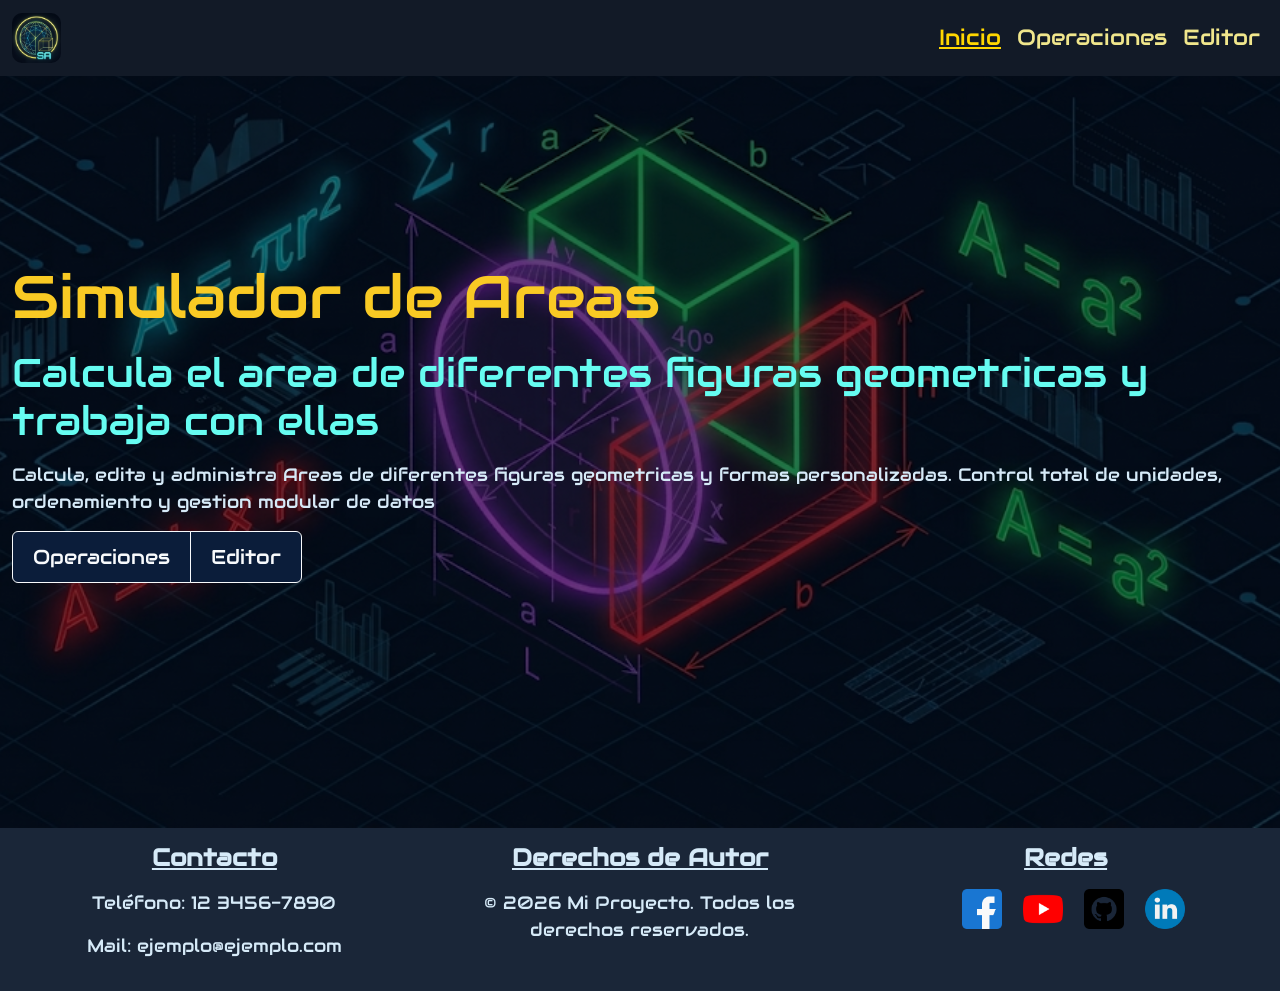
<file: index.html>
<!doctype html>
<html lang="es">
    <head>
        <meta charset="UTF-8" />
        <meta name="viewport" content="width=device-width, initial-scale=1.0" />

        <!-- BOOTSTRAP CSS -->
        <link
            href="https://cdn.jsdelivr.net/npm/bootstrap@5.3.8/dist/css/bootstrap.min.css"
            rel="stylesheet"
            integrity="sha384-sRIl4kxILFvY47J16cr9ZwB07vP4J8+LH7qKQnuqkuIAvNWLzeN8tE5YBujZqJLB"
            crossorigin="anonymous"
        />

        <!-- CSS -->
        <link rel="stylesheet" href="./styles/style.css" />

        <title>Pre-Entrega 8 - Simulador de Areas</title>
    </head>
    <body>
        <!-- header: Encabezado -->
        <header>
            <nav class="navbar navbar-expand-lg bg-oscuro-nav fixed-top">
                <div class="container-fluid">
                    <a class="navbar-brand" href="#">
                        <!-- logo simulador de areas -->
                        <img
                            src="./assets/img/logo-pagina.png"
                            class="img-fluid logo-nav"
                            alt="Logo de Simulador de Areas"
                        />
                    </a>
                    <button
                        class="navbar-toggler menu-button-text"
                        type="button"
                        data-bs-toggle="collapse"
                        data-bs-target="#navbarNav"
                        aria-controls="navbarNav"
                        aria-expanded="false"
                        aria-label="Toggle navigation"
                    >
                        <span>Menu</span>
                    </button>
                    <div class="collapse navbar-collapse" id="navbarNav">
                        <ul class="navbar-nav ms-auto">
                            <li class="nav-item">
                                <a class="nav-link pagina-actual" href="#">Inicio</a>
                            </li>
                            <li class="nav-item">
                                <a class="nav-link" href="./pages/operaciones.html">Operaciones</a>
                            </li>
                            <li class="nav-item">
                                <a class="nav-link" href="./pages/editor.html">Editor</a>
                            </li>
                        </ul>
                    </div>
                </div>
            </nav>
        </header>

        <!-- main: Contenido principal -->
        <main>
            <!-- Portada -->
            <picture class="imagen-portada estilo-portada">
                <div class="container-xxl">
                    <h1>Simulador de Areas</h1>
                    <h2>Calcula el area de diferentes figuras geometricas y trabaja con ellas</h2>
                    <p>
                        Calcula, edita y administra Areas de diferentes figuras geometricas y formas personalizadas.
                        Control total de unidades, ordenamiento y gestion modular de datos
                    </p>
                    <div class="btn-group">
                        <a class="btn boton-personal" href="./pages/operaciones.html">Operaciones</a>
                        <a class="btn boton-personal" href="./pages/editor.html">Editor</a>
                    </div>
                </div>
            </picture>
        </main>

        <!-- footer: Pie de pagina -->
        <footer>
            <div class="bg-oscuro estilo-footer">
                <div>
                    <h4>Contacto</h4>
                    <p>Teléfono: 12 3456-7890</p>
                    <p>Mail: ejemplo@ejemplo.com</p>
                </div>

                <div>
                    <h4>Derechos de Autor</h4>
                    <p>© 2026 Mi Proyecto. Todos los derechos reservados.</p>
                </div>

                <div>
                    <h4>Redes</h4>
                    <ul class="lista-iconos-simples">
                        <li>
                            <a href="https://www.facebook.com/">
                                <img src="./assets/img/logo-facebook.png" alt="Enlace a la Pagina de Facebook" />
                            </a>
                        </li>
                        <li>
                            <a href="https://www.youtube.com/">
                                <img src="./assets/img/logo-youtube.png" alt="Enlace al canal de YouTube" />
                            </a>
                        </li>
                        <li>
                            <a href="https://www.github.com/">
                                <img
                                    src="./assets/img/logo-github.png"
                                    alt="Enlace al repositorio o perfil de GitHub"
                                />
                            </a>
                        </li>
                        <li>
                            <a href="https://www.linkedin.com/">
                                <img src="./assets/img/logo-linkedin.png" alt="Enlace al perfil de Linkedin" />
                            </a>
                        </li>
                    </ul>
                </div>
            </div>
        </footer>

        <!-- BOOTSTRAP JS -->
        <script
            src="https://cdn.jsdelivr.net/npm/bootstrap@5.3.8/dist/js/bootstrap.bundle.min.js"
            integrity="sha384-FKyoEForCGlyvwx9Hj09JcYn3nv7wiPVlz7YYwJrWVcXK/BmnVDxM+D2scQbITxI"
            crossorigin="anonymous"
        ></script>
    </body>
</html>
</file>
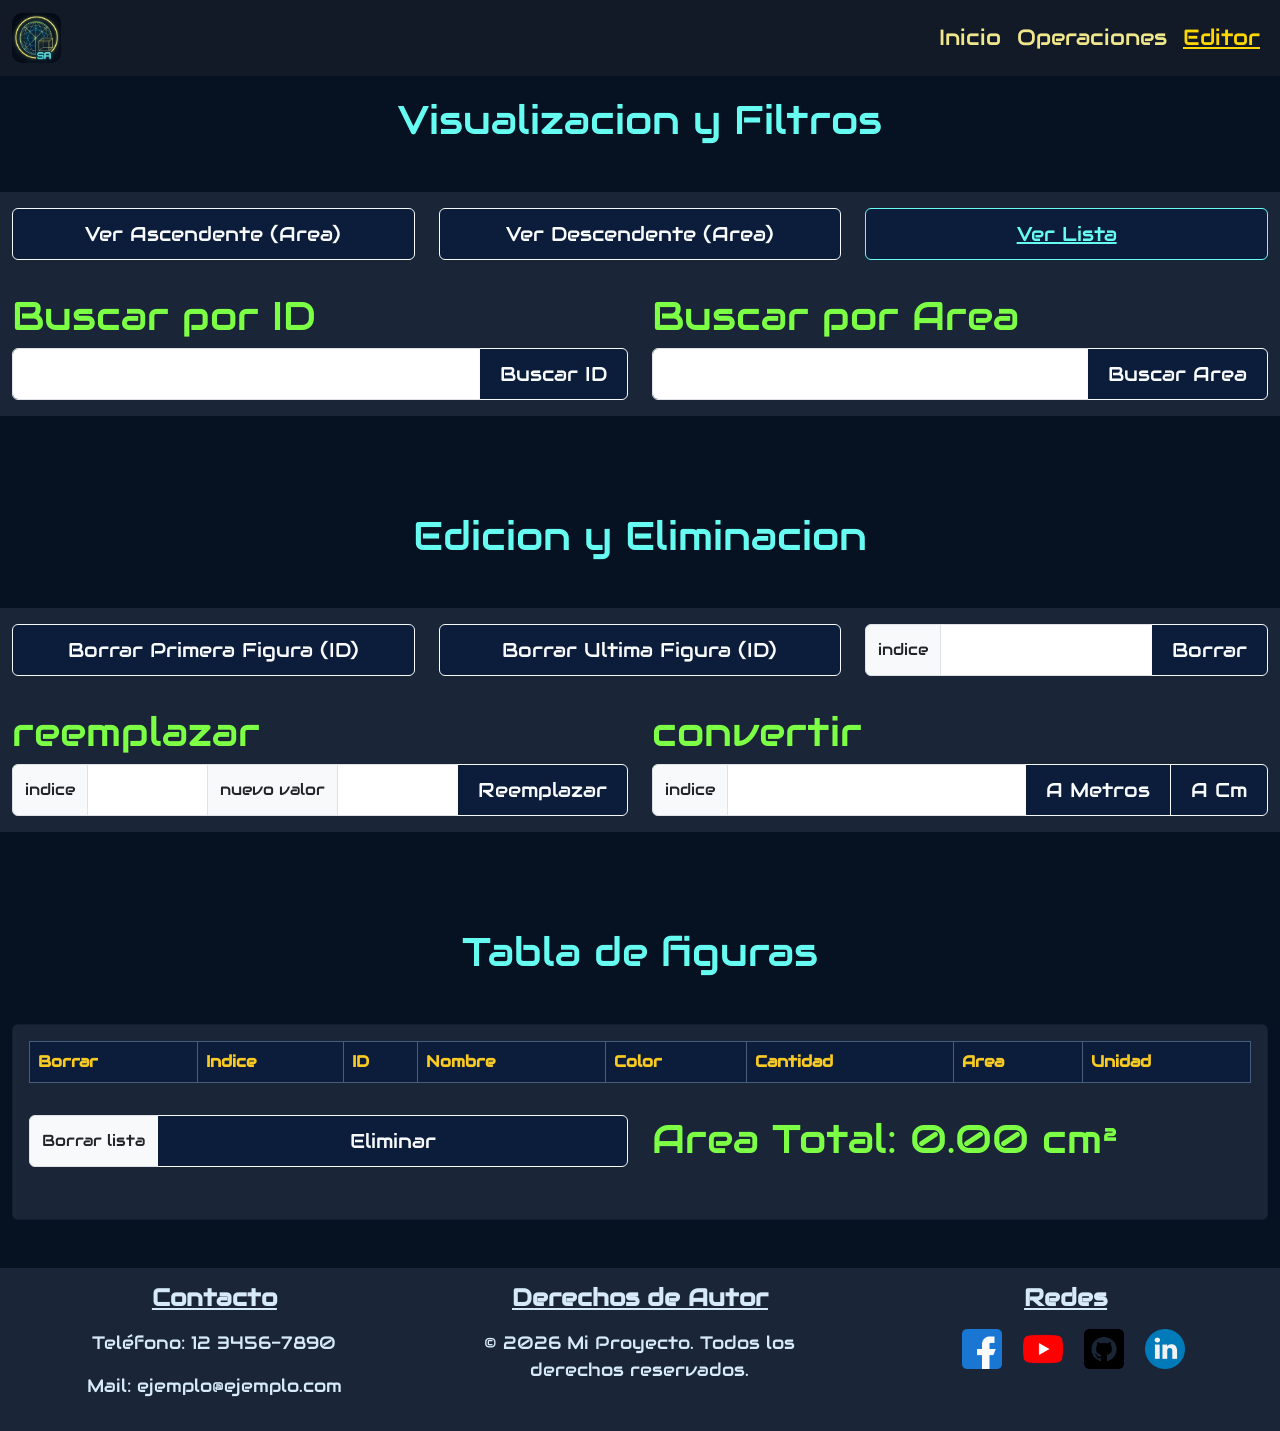
<file: pages/editor.html>
<!doctype html>
<html lang="es">
    <head>
        <meta charset="UTF-8" />
        <meta name="viewport" content="width=device-width, initial-scale=1.0" />

        <!-- BOOTSTRAP CSS -->
        <link
            href="https://cdn.jsdelivr.net/npm/bootstrap@5.3.8/dist/css/bootstrap.min.css"
            rel="stylesheet"
            integrity="sha384-sRIl4kxILFvY47J16cr9ZwB07vP4J8+LH7qKQnuqkuIAvNWLzeN8tE5YBujZqJLB"
            crossorigin="anonymous"
        />

        <!-- CSS -->
        <link rel="stylesheet" href="../styles/style.css" />

        <!-- JS -->
        <script src="../js/main.js" defer></script>
        <script src="../js/editor.js" defer></script>
        <title>Pre-Entrega 6 -Simulador de Areas</title>
    </head>
    <body>
        <!-- header: Encabezado -->
        <header>
            <nav class="navbar navbar-expand-lg bg-oscuro-nav fixed-top">
                <div class="container-fluid">
                    <a class="navbar-brand" href="#">
                        <!-- logo simulador de areas -->
                        <img
                            src="../assets/img/logo-pagina.png"
                            class="img-fluid logo-nav"
                            alt="Logo de Simulador de Areas"
                        />
                    </a>
                    <button
                        class="navbar-toggler menu-button-text"
                        type="button"
                        data-bs-toggle="collapse"
                        data-bs-target="#navbarNav"
                        aria-controls="navbarNav"
                        aria-expanded="false"
                        aria-label="Toggle navigation"
                    >
                        <span>Menu</span>
                    </button>
                    <div class="collapse navbar-collapse" id="navbarNav">
                        <ul class="navbar-nav ms-auto">
                            <li class="nav-item">
                                <a class="nav-link" href="../index.html">Inicio</a>
                            </li>
                            <li class="nav-item">
                                <a class="nav-link" href="./operaciones.html">Operaciones</a>
                            </li>
                            <li class="nav-item">
                                <a class="nav-link pagina-actual" href="#">Editor</a>
                            </li>
                        </ul>
                    </div>
                </div>
            </nav>
        </header>

        <!-- main: Contenido principal -->
        <main>
            <!-- Seccion: visualizacion y filtros -->
            <h2>Visualizacion y Filtros</h2>
            <section class="container-xxl bg-oscuro">
                <div class="row">
                    <div class="col-xl-4 celda-grilla">
                        <button class="btn boton-personal w-100" id="btn-ordenar-asc">Ver Ascendente (Area)</button>
                    </div>
                    <div class="col-xl-4 celda-grilla">
                        <button class="btn boton-personal w-100" id="btn-ordenar-desc">Ver Descendente (Area)</button>
                    </div>
                    <div class="col-xl-4 celda-grilla">
                        <button class="btn boton-personal w-100 activo" id="btn-ver-lista">Ver Lista</button>
                    </div>
                </div>
                <div class="row">
                    <div class="col-xl-6 celda-grilla">
                        <h3>Buscar por ID</h3>
                        <div class="input-group">
                            <input min="0" type="number" class="form-control" id="input-buscar-id" />
                            <button class="btn boton-personal" id="btn-buscar-id">Buscar ID</button>
                        </div>
                    </div>
                    <div class="col-xl-6 celda-grilla">
                        <h3>Buscar por Area</h3>
                        <div class="input-group">
                            <input min="0" type="number" class="form-control" id="input-buscar-area" />
                            <button class="btn boton-personal" id="btn-buscar-area">Buscar Area</button>
                        </div>
                    </div>
                </div>
                <p id="alert-visualizacion-y-filtros"></p>
            </section>

            <!-- Seccion: edicion y eliminacion -->
            <h2>Edicion y Eliminacion</h2>
            <section class="container-xxl bg-oscuro">
                <div class="row">
                    <div class="col-xl-4 celda-grilla">
                        <button class="btn boton-personal-rojo w-100" id="btn-borrar-primera">
                            Borrar Primera Figura (ID)
                        </button>
                    </div>
                    <div class="col-xl-4 celda-grilla">
                        <button class="btn boton-personal-rojo w-100" id="btn-borrar-ultima">
                            Borrar Ultima Figura (ID)
                        </button>
                    </div>
                    <div class="col-xl-4 celda-grilla">
                        <div class="input-group">
                            <span class="input-group-text">indice</span>
                            <input min="0" type="number" class="form-control" id="input-indice-borrar" />
                            <button class="btn boton-personal-rojo" id="btn-borrar-indice">Borrar</button>
                        </div>
                    </div>
                    <div class="col-xl-6 celda-grilla">
                        <h3>reemplazar</h3>
                        <div class="input-group">
                            <span class="input-group-text">indice</span>
                            <input min="0" type="number" class="form-control" id="input-indice-reemplazar" />
                            <span class="input-group-text">nuevo valor</span>
                            <input min="0" type="number" class="form-control" id="input-nuevo-valor-area" />
                            <button class="btn boton-personal" id="btn-reemplazar">Reemplazar</button>
                        </div>
                    </div>
                    <div class="col-xl-6 celda-grilla">
                        <h3>convertir</h3>
                        <div class="input-group">
                            <span class="input-group-text">indice</span>
                            <input min="0" type="number" class="form-control" id="input-indice-convertir" />
                            <button class="btn boton-personal w" id="btn-convertir-a-metros">A Metros</button>
                            <button class="btn boton-personal" id="btn-convertir-a-cm">A Cm</button>
                        </div>
                    </div>
                </div>
                <p id="alert-edicion-y-eliminacion"></p>
            </section>

            <!-- seccion: tabla de las figuras -->
            <h2>Tabla de figuras</h2>
            <section class="container-xxl">
                <article class="card bg-oscuro">
                    <div class="card-body">
                        <div class="table-responsive">
                            <table class="table table-bordered table-striped table-hover estilo-tabla">
                                <thead>
                                    <tr>
                                        <th>Borrar</th>
                                        <th>Indice</th>
                                        <th>ID</th>
                                        <th>Nombre</th>
                                        <th>Color</th>
                                        <th>Cantidad</th>
                                        <th>Area</th>
                                        <th>Unidad</th>
                                    </tr>
                                </thead>
                                <tbody id="cuerpo-tabla-figuras"></tbody>
                            </table>
                        </div>
                        <div class="row">
                            <div class="col-xl-6 celda-grilla">
                                <div class="input-group" id="bloque-btn-borrar">
                                    <span class="input-group-text" id="label-borrar">Borrar lista</span>
                                    <button class="btn boton-personal flex-grow-1" id="btn-borrar-lista">
                                        Eliminar
                                    </button>
                                </div>
                            </div>
                            <div class="col-xl-6 celda-grilla">
                                <h3>
                                    Area Total:
                                    <span id="span-area-total">0</span>
                                    cm²
                                </h3>
                            </div>
                            <p id="alert-tabla-figuras"></p>
                        </div>
                    </div>
                </article>
            </section>
        </main>

        <!-- footer: Pie de pagina -->
        <footer>
            <div class="bg-oscuro estilo-footer">
                <div>
                    <h4>Contacto</h4>
                    <p>Teléfono: 12 3456-7890</p>
                    <p>Mail: ejemplo@ejemplo.com</p>
                </div>

                <div>
                    <h4>Derechos de Autor</h4>
                    <p>© 2026 Mi Proyecto. Todos los derechos reservados.</p>
                </div>

                <div>
                    <h4>Redes</h4>
                    <ul class="lista-iconos-simples">
                        <li>
                            <a href="https://www.facebook.com/">
                                <img src="../assets/img/logo-facebook.png" alt="Enlace a la Pagina de Facebook" />
                            </a>
                        </li>
                        <li>
                            <a href="https://www.youtube.com/">
                                <img src="../assets/img/logo-youtube.png" alt="Enlace al canal de YouTube" />
                            </a>
                        </li>
                        <li>
                            <a href="https://www.github.com/">
                                <img
                                    src="../assets/img/logo-github.png"
                                    alt="Enlace al repositorio o perfil de GitHub"
                                />
                            </a>
                        </li>
                        <li>
                            <a href="https://www.linkedin.com/">
                                <img src="../assets/img/logo-linkedin.png" alt="Enlace al perfil de Linkedin" />
                            </a>
                        </li>
                    </ul>
                </div>
            </div>
        </footer>

        <!-- BOOTSTRAP JS -->
        <script
            src="https://cdn.jsdelivr.net/npm/bootstrap@5.3.8/dist/js/bootstrap.bundle.min.js"
            integrity="sha384-FKyoEForCGlyvwx9Hj09JcYn3nv7wiPVlz7YYwJrWVcXK/BmnVDxM+D2scQbITxI"
            crossorigin="anonymous"
        ></script>
    </body>
</html>
</file>
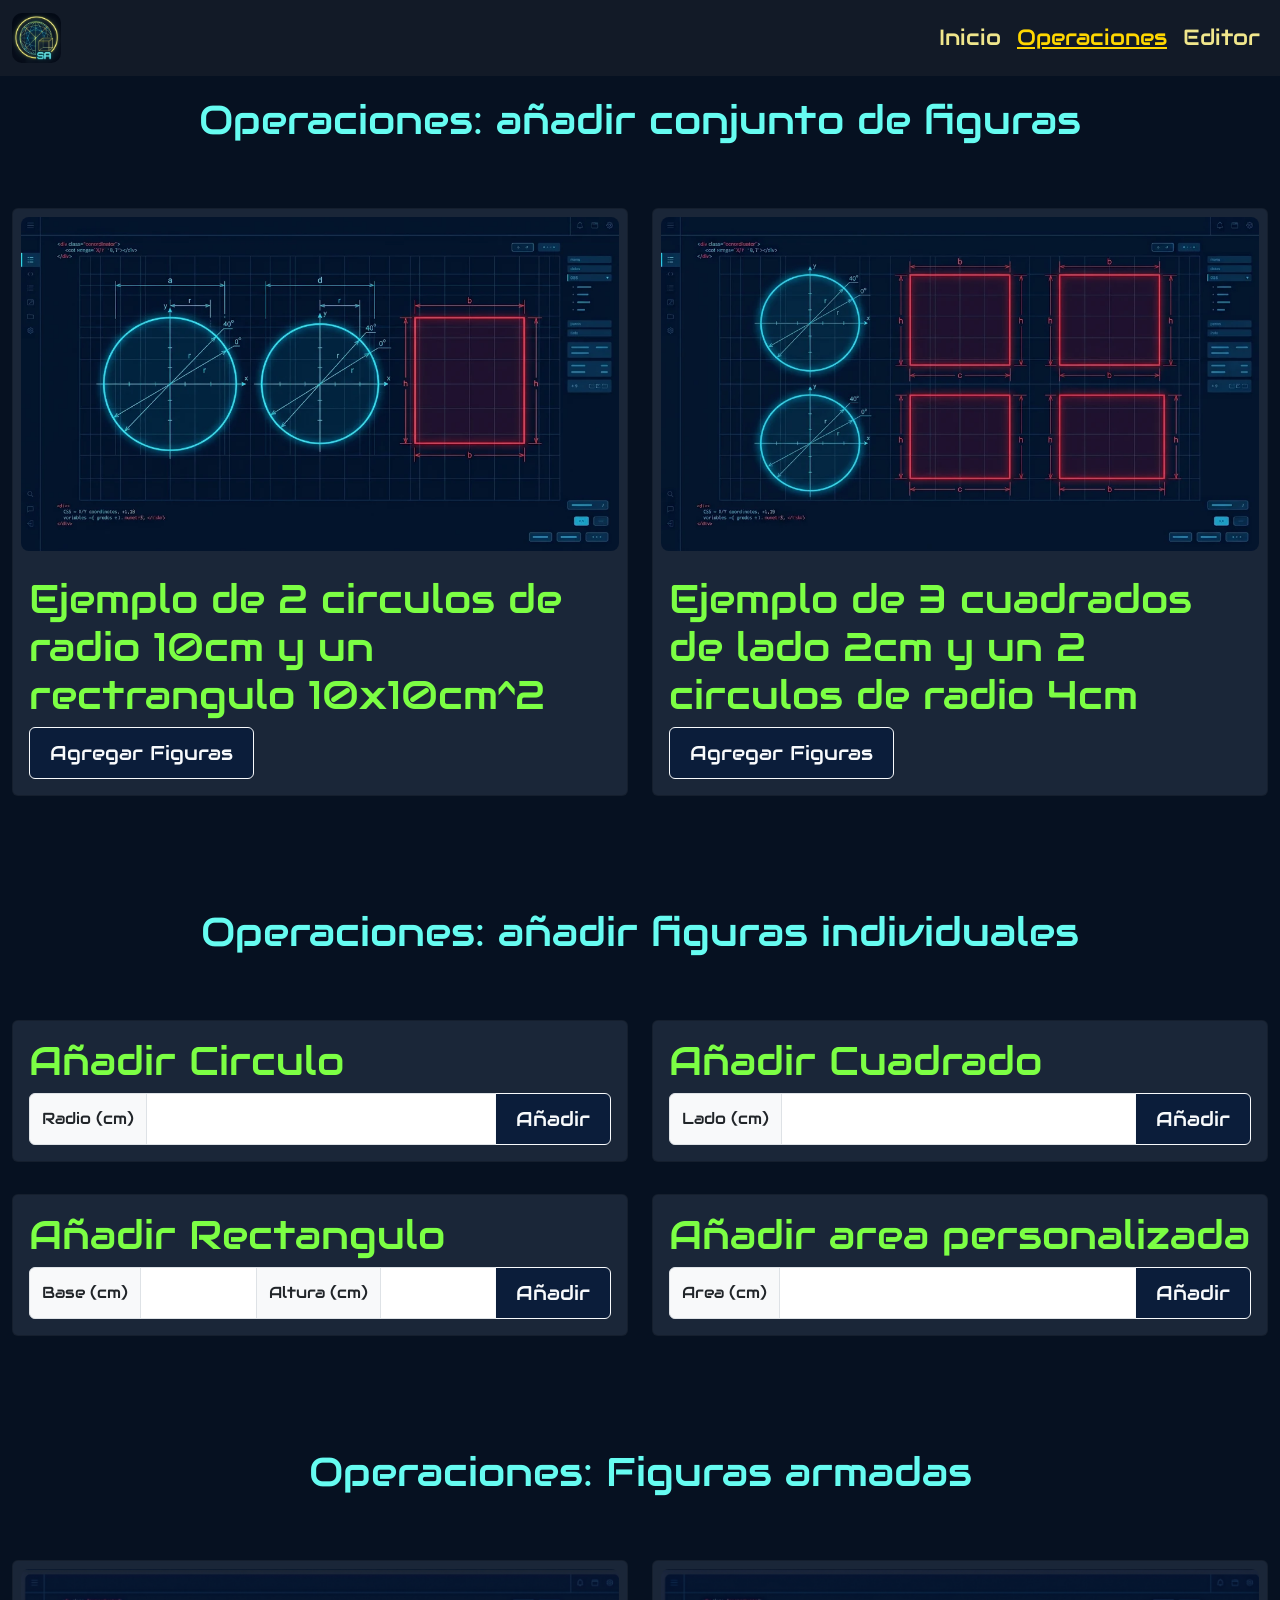
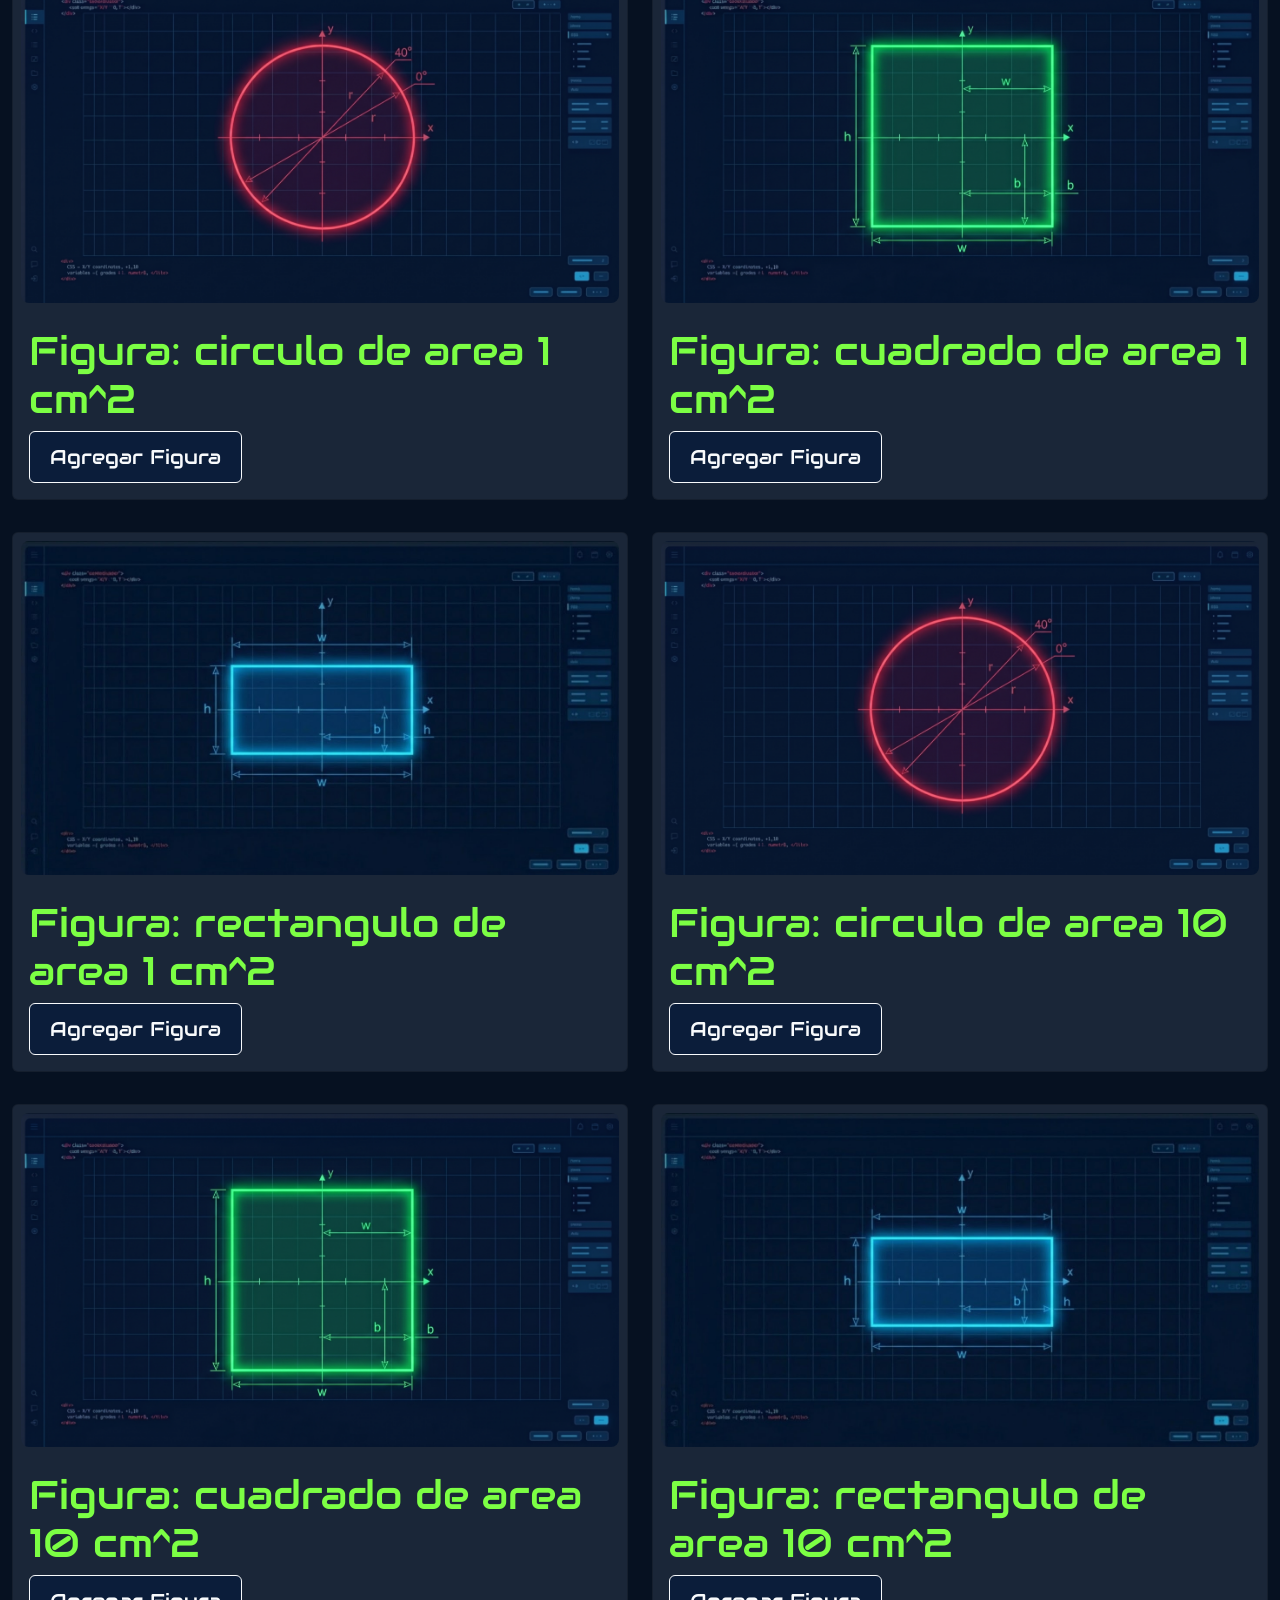
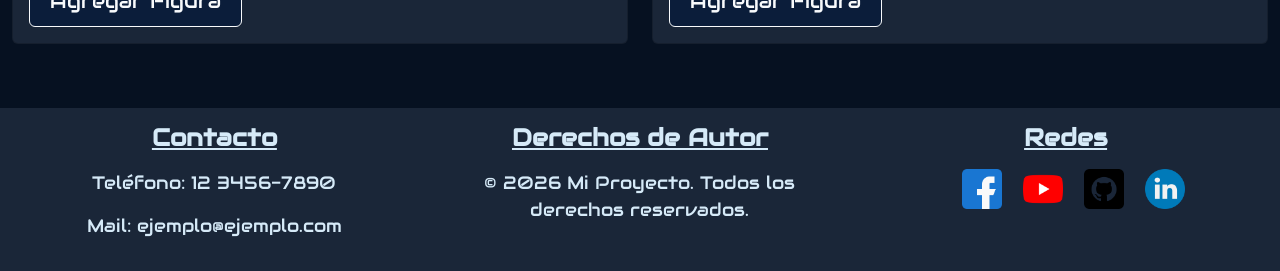
<file: pages/operaciones.html>
<!doctype html>
<html lang="es">
    <head>
        <meta charset="UTF-8" />
        <meta name="viewport" content="width=device-width, initial-scale=1.0" />

        <!-- BOOTSTRAP CSS -->
        <link
            href="https://cdn.jsdelivr.net/npm/bootstrap@5.3.8/dist/css/bootstrap.min.css"
            rel="stylesheet"
            integrity="sha384-sRIl4kxILFvY47J16cr9ZwB07vP4J8+LH7qKQnuqkuIAvNWLzeN8tE5YBujZqJLB"
            crossorigin="anonymous"
        />

        <!-- CSS -->
        <link rel="stylesheet" href="../styles/style.css" />

        <!-- JS -->
        <script src="../js/main.js" defer></script>
        <script src="../js/operaciones.js" defer></script>
        <title>Pre-Entrega 6 -Simulador de Areas</title>
    </head>
    <body>
        <!-- header: Encabezado -->
        <header>
            <nav class="navbar navbar-expand-lg bg-oscuro-nav fixed-top">
                <div class="container-fluid">
                    <a class="navbar-brand" href="#">
                        <!-- logo simulador de areas -->
                        <img
                            src="../assets/img/logo-pagina.png"
                            class="img-fluid logo-nav"
                            alt="Logo de Simulador de Areas"
                        />
                    </a>
                    <button
                        class="navbar-toggler menu-button-text"
                        type="button"
                        data-bs-toggle="collapse"
                        data-bs-target="#navbarNav"
                        aria-controls="navbarNav"
                        aria-expanded="false"
                        aria-label="Toggle navigation"
                    >
                        <span>Menu</span>
                    </button>
                    <div class="collapse navbar-collapse" id="navbarNav">
                        <ul class="navbar-nav ms-auto">
                            <li class="nav-item">
                                <a class="nav-link" href="../index.html">Inicio</a>
                            </li>
                            <li class="nav-item">
                                <a class="nav-link pagina-actual" href="#operaciones">Operaciones</a>
                            </li>
                            <li class="nav-item">
                                <a class="nav-link" href="./editor.html">Editor</a>
                            </li>
                        </ul>
                    </div>
                </div>
            </nav>
        </header>

        <!-- main: Contenido principal -->
        <main>
            <!-- Seccion: añadir conjunto de figuras -->
            <h2 id="operaciones">Operaciones: añadir conjunto de figuras</h2>
            <section class="container-xxl">
                <div class="row">
                    <div class="col-xl-6 celda-grilla">
                        <article class="card bg-oscuro">
                            <img src="../assets/img/ejemplo-2-circulos-1-rectangulo.png" class="estilo-modos-img" />
                            <div class="card-body">
                                <h3>Ejemplo de 2 circulos de radio 10cm y un rectrangulo 10x10cm^2</h3>
                                <button class="btn boton-personal" id="btn-agregar-figura-1">Agregar Figuras</button>
                            </div>
                        </article>
                    </div>
                    <div class="col-xl-6 celda-grilla">
                        <article class="card bg-oscuro">
                            <img src="../assets/img/ejemplo-4-cuadrados-2-circulos.png" class="estilo-modos-img" />
                            <div class="card-body">
                                <h3>Ejemplo de 3 cuadrados de lado 2cm y un 2 circulos de radio 4cm</h3>
                                <button class="btn boton-personal" id="btn-agregar-figura-2">Agregar Figuras</button>
                            </div>
                        </article>
                    </div>
                </div>
                <p id="alert-agregar-figuras-grupales"></p>
            </section>

            <!-- Seccion: añadir figuras individuales -->
            <h2>Operaciones: añadir figuras individuales</h2>
            <section class="container-xxl">
                <div class="row">
                    <div class="col-xl-6 celda-grilla">
                        <article class="card bg-oscuro">
                            <div class="card-body">
                                <h3>Añadir Circulo</h3>
                                <div class="input-group">
                                    <span class="input-group-text">Radio (cm)</span>
                                    <input min="0" type="number" class="form-control" id="input-radio-circulo" />
                                    <button class="btn boton-personal" type="button" id="btn-agregar-circulo">
                                        Añadir
                                    </button>
                                </div>
                            </div>
                        </article>
                    </div>
                    <div class="col-xl-6 celda-grilla">
                        <article class="card bg-oscuro">
                            <div class="card-body">
                                <h3>Añadir Cuadrado</h3>
                                <div class="input-group">
                                    <span class="input-group-text">Lado (cm)</span>
                                    <input min="0" type="number" class="form-control" id="input-lado-cuadrado" />
                                    <button class="btn boton-personal" type="button" id="btn-agregar-cuadrado">
                                        Añadir
                                    </button>
                                </div>
                            </div>
                        </article>
                    </div>
                    <div class="col-xl-6 celda-grilla">
                        <article class="card bg-oscuro">
                            <div class="card-body">
                                <h3>Añadir Rectangulo</h3>
                                <div class="input-group">
                                    <span class="input-group-text">Base (cm)</span>
                                    <input min="0" type="number" class="form-control" id="input-base-rectangulo" />
                                    <span class="input-group-text">Altura (cm)</span>
                                    <input min="0" type="number" class="form-control" id="input-altura-rectangulo" />
                                    <button class="btn boton-personal" type="button" id="btn-agregar-rectangulo">
                                        Añadir
                                    </button>
                                </div>
                            </div>
                        </article>
                    </div>
                    <div class="col-xl-6 celda-grilla">
                        <article class="card bg-oscuro">
                            <div class="card-body">
                                <h3>Añadir area personalizada</h3>
                                <div class="input-group">
                                    <span class="input-group-text">Area (cm)</span>
                                    <input min="0" type="number" class="form-control" id="input-area-personalizada" />
                                    <button class="btn boton-personal" type="button" id="btn-area-personalizada">
                                        Añadir
                                    </button>
                                </div>
                            </div>
                        </article>
                    </div>
                </div>
                <p id="alert-añadir-figuras-individuales"></p>
            </section>

            <!-- Seccion: Figuras armadas -->
            <h2>Operaciones: Figuras armadas</h2>
            <section class="container-xxl">
                <div class="row" id="contenedor-figuras-armadas"></div>

                <p id="alert-agregar-figuras-armadas"></p>
            </section>
        </main>

        <!-- footer: Pie de pagina -->
        <footer>
            <div class="bg-oscuro estilo-footer">
                <div>
                    <h4>Contacto</h4>
                    <p>Teléfono: 12 3456-7890</p>
                    <p>Mail: ejemplo@ejemplo.com</p>
                </div>

                <div>
                    <h4>Derechos de Autor</h4>
                    <p>© 2026 Mi Proyecto. Todos los derechos reservados.</p>
                </div>

                <div>
                    <h4>Redes</h4>
                    <ul class="lista-iconos-simples">
                        <li>
                            <a href="https://www.facebook.com/">
                                <img src="../assets/img/logo-facebook.png" alt="Enlace a la Pagina de Facebook" />
                            </a>
                        </li>
                        <li>
                            <a href="https://www.youtube.com/">
                                <img src="../assets/img/logo-youtube.png" alt="Enlace al canal de YouTube" />
                            </a>
                        </li>
                        <li>
                            <a href="https://www.github.com/">
                                <img
                                    src="../assets/img/logo-github.png"
                                    alt="Enlace al repositorio o perfil de GitHub"
                                />
                            </a>
                        </li>
                        <li>
                            <a href="https://www.linkedin.com/">
                                <img src="../assets/img/logo-linkedin.png" alt="Enlace al perfil de Linkedin" />
                            </a>
                        </li>
                    </ul>
                </div>
            </div>
        </footer>

        <!-- BOOTSTRAP JS -->
        <script
            src="https://cdn.jsdelivr.net/npm/bootstrap@5.3.8/dist/js/bootstrap.bundle.min.js"
            integrity="sha384-FKyoEForCGlyvwx9Hj09JcYn3nv7wiPVlz7YYwJrWVcXK/BmnVDxM+D2scQbITxI"
            crossorigin="anonymous"
        ></script>
    </body>
</html>
</file>
<file: styles/style.css>
/* Fuente Audiowide */
@import url("https://fonts.googleapis.com/css2?family=Audiowide&family=Nunito:ital,wght@0,200..1000;1,200..1000&display=swap");
* {
    margin: 0;
    padding: 0;
    box-sizing: border-box;
}

/* font-family: "Audiowide", sans-serif; */
body {
    font-family: "Audiowide", sans-serif;
    background-color: #061121;
}

h1 {
    font-size: 3.75rem;
    color: #f9ca24;
    margin-top: 3rem;
    margin-bottom: 3rem;
}
@media (max-width: 992px) {
    h1 {
        font-size: 2.5rem;
        margin-top: 1.5rem;
        margin-bottom: 1.5rem;
    }
}

h2 {
    font-size: 2.5rem;
    color: #66fcf1;
    text-align: center;
    margin-top: 3rem;
    margin-bottom: 3rem;
    padding-top: 3rem;
}
@media (max-width: 992px) {
    h2 {
        font-size: 1.875rem;
        padding-top: 1rem;
        margin-top: 1.5rem;
        margin-bottom: 1.5rem;
    }
}

h3 {
    font-size: 2.5rem;
    color: #7cff44;
}
@media (max-width: 992px) {
    h3 {
        font-size: 1.5rem;
    }
}

h4 {
    font-size: 1.5rem;
    color: #d6eaf8;
    font-weight: bold;
    text-decoration: underline;
    margin-bottom: 1rem;
}
@media (max-width: 992px) {
    h4 {
        font-size: 1.25rem;
    }
}

p,
a,
li {
    font-size: 1.125rem;
}

p {
    color: #d6eaf8;
}

li {
    color: #d6eaf8;
}

table {
    color: #d6eaf8;
}

th {
    color: #0b1d3a;
}

label {
    color: #a7bcf7;
    font-weight: bold;
}

section {
    border-radius: 0.5rem;
    margin-top: 3rem;
    margin-bottom: 3rem;
    padding-left: 0;
    padding-right: 0;
}
@media (max-width: 992px) {
    section {
        margin-top: 1.5rem;
        margin-bottom: 1.5rem;
    }
}
@media (max-width: 1400px) {
    section {
        border-radius: 0;
    }
}

.estilo-footer {
    padding: 1rem 2rem;
    display: flex;
    flex-wrap: wrap;
    justify-content: space-between;
}
.estilo-footer > div {
    width: 30%;
    text-align: center;
}
.estilo-footer > div h4 {
    margin-bottom: 1rem;
}
@media (max-width: 992px) {
    .estilo-footer > div {
        width: 100%;
    }
}
@media (max-width: 992px) {
    .estilo-footer {
        padding: 1rem;
    }
}

.lista-iconos-simples img {
    width: 40px;
    height: 40px;
}
.lista-iconos-simples li {
    display: inline-block;
    margin-right: 1rem;
}

footer ul img {
    width: 30px;
    height: 30px;
}

nav ul {
    list-style: none;
}
nav ul li a {
    text-decoration: none;
}

.logo-nav {
    height: 50px;
    width: auto;
    border-radius: 0.625rem;
}

.navbar-nav .nav-link {
    font-size: 1.4rem;
    color: #f0e68c;
}
.navbar-nav .pagina-actual {
    color: #ffd700;
    text-decoration: underline;
}

.menu-button-text {
    color: #66fcf1;
    font-size: 1.6rem;
    border: 2px solid #66fcf1;
}

#operaciones,
#editor {
    scroll-margin-top: 90px;
}

.imagen-portada {
    background-image: url("../assets/img/inicio-portada.png");
    background-color: hsla(0, 0%, 0%, 0.5);
    background-blend-mode: darken;
}

.estilo-portada {
    height: 92vh;
    min-height: 500px;
    background-size: cover;
    display: flex;
    justify-content: center;
    align-items: flex-start;
    flex-direction: column;
    background-position: top;
    background-repeat: no-repeat;
}
.estilo-portada h1,
.estilo-portada h2 {
    margin: 1rem 0;
    padding: 0;
}
.estilo-portada h2 {
    text-align: left;
}

.boton-personal {
    font-size: 1.25rem;
    padding: 0.625rem 1.25rem;
    background-color: #0b1d3a;
    border-color: #f8fafc;
    color: #f8fafc;
}
.boton-personal:hover {
    background-color: #0b1d3a;
    border-color: #f9ca24;
    color: #f9ca24;
    text-decoration: underline;
}
@media (max-width: 992px) {
    .boton-personal {
        font-size: 1rem;
        padding: 0.5rem;
    }
}
.boton-personal.activo {
    background-color: #0b1d3a;
    border-color: #66fcf1;
    color: #66fcf1;
    text-decoration: underline;
}

.boton-personal-rojo {
    font-size: 1.25rem;
    padding: 0.625rem 1.25rem;
    background-color: #0b1d3a;
    border-color: #f8fafc;
    color: #f8fafc;
}
.boton-personal-rojo:hover {
    background-color: #0b1d3a;
    border-color: #ff5252;
    color: #ff5252;
    text-decoration: underline;
}
@media (max-width: 992px) {
    .boton-personal-rojo {
        font-size: 1rem;
        padding: 0.5rem;
    }
}

.estilo-tabla {
    border-color: #445e7c;
}
.estilo-tabla thead th {
    background-color: #0b1d3a;
    color: #f9ca24;
}
.estilo-tabla tbody td {
    background-color: #22303f;
    color: #d6eaf8;
}
@media (max-width: 992px) {
    .estilo-tabla {
        padding-left: 0;
        padding-right: 0;
    }
}

.estilo-modos-img {
    padding: 0.5rem;
    border-radius: 1rem;
}
@media (max-width: 992px) {
    .estilo-modos-img {
        padding: 0;
        border-radius: 0.25rem;
    }
}
.boton-eliminar-tabla {
    background: none;
    border: none;
    padding: 0;
    color: #ffffff;
    cursor: pointer;
    text-decoration: none;
    transition: color 0.2s ease-in-out;
}
.boton-eliminar-tabla:hover {
    color: #ff4d4d;
    text-decoration: underline;
}

.bg-oscuro {
    background-color: #1a2638;
}
.bg-oscuro-nav {
    background-color: #121a27;
}

.celda-grilla {
    margin: 1rem 0;
}
.celda-grilla article {
    height: 100%;
}

@media (max-width: 992px) {
    .celda-grilla {
        margin: 0.25rem 0;
        padding: 0;
    }
}
</file>
